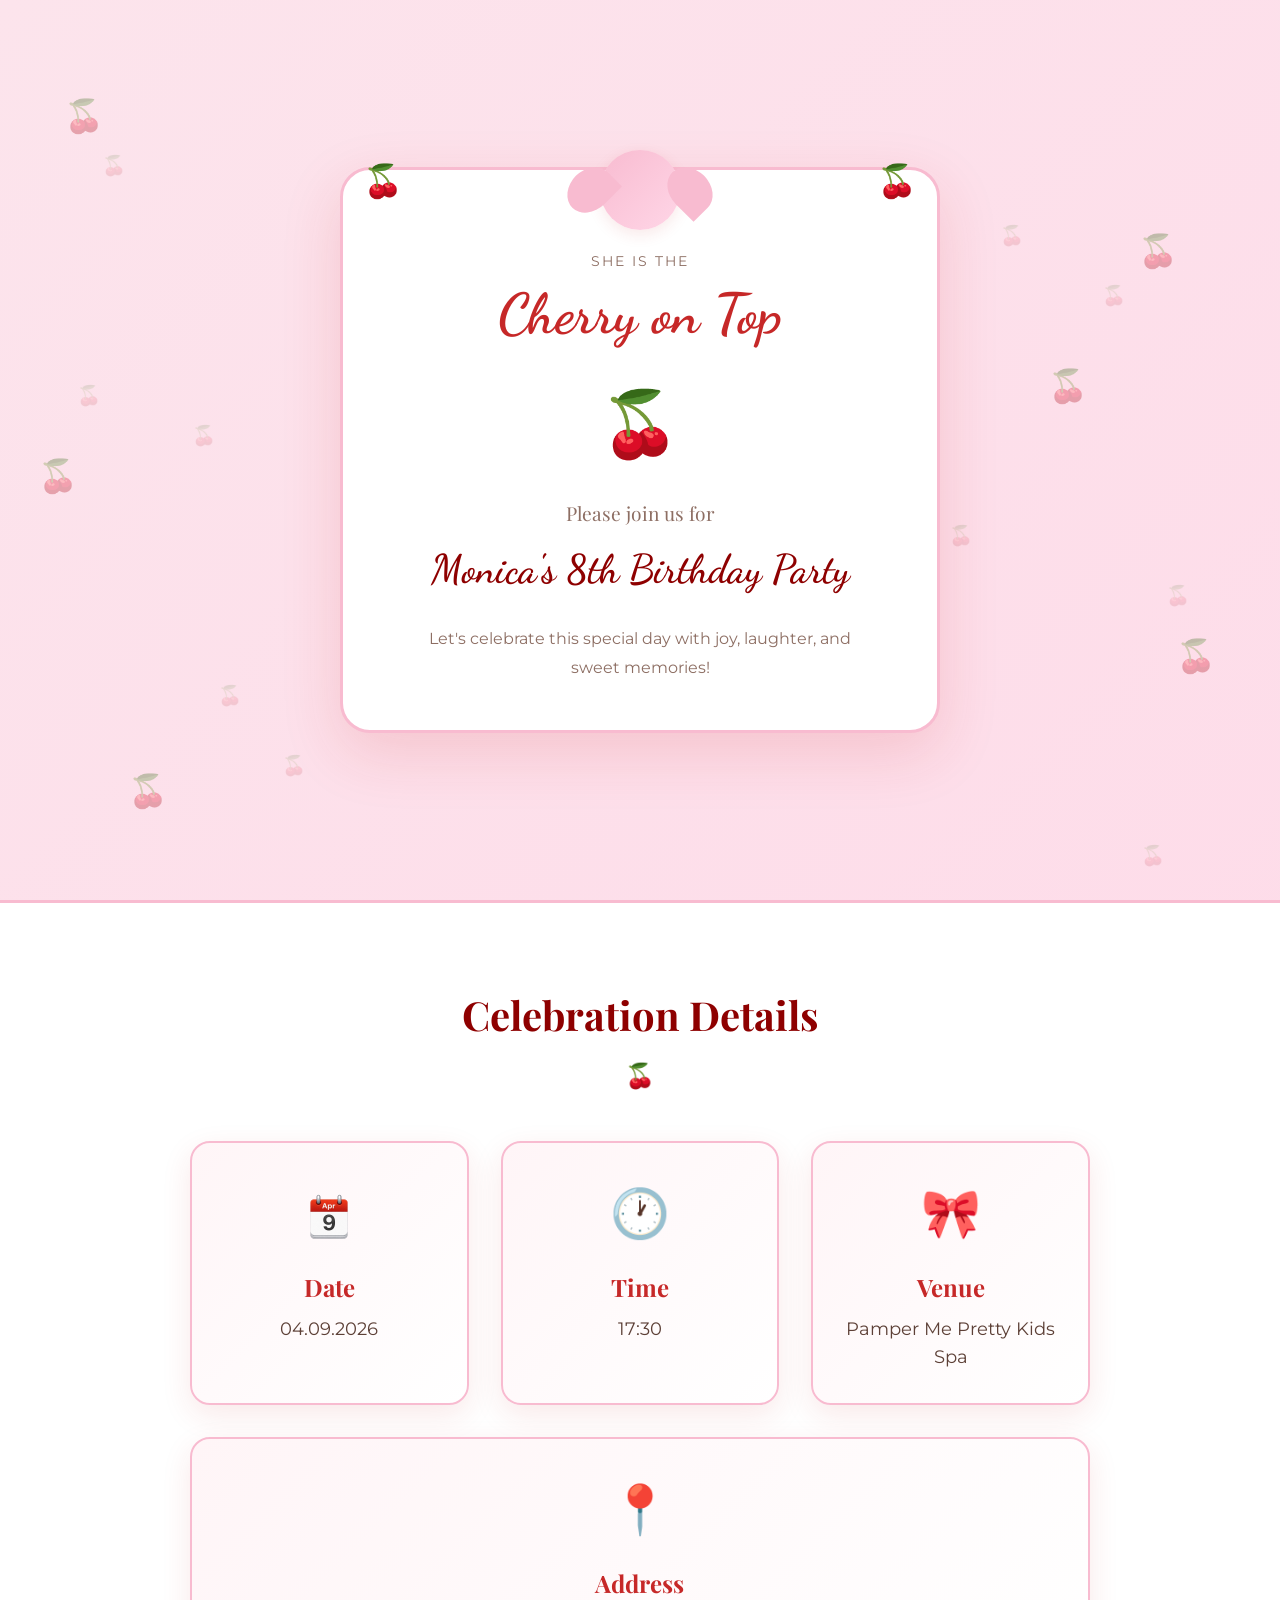
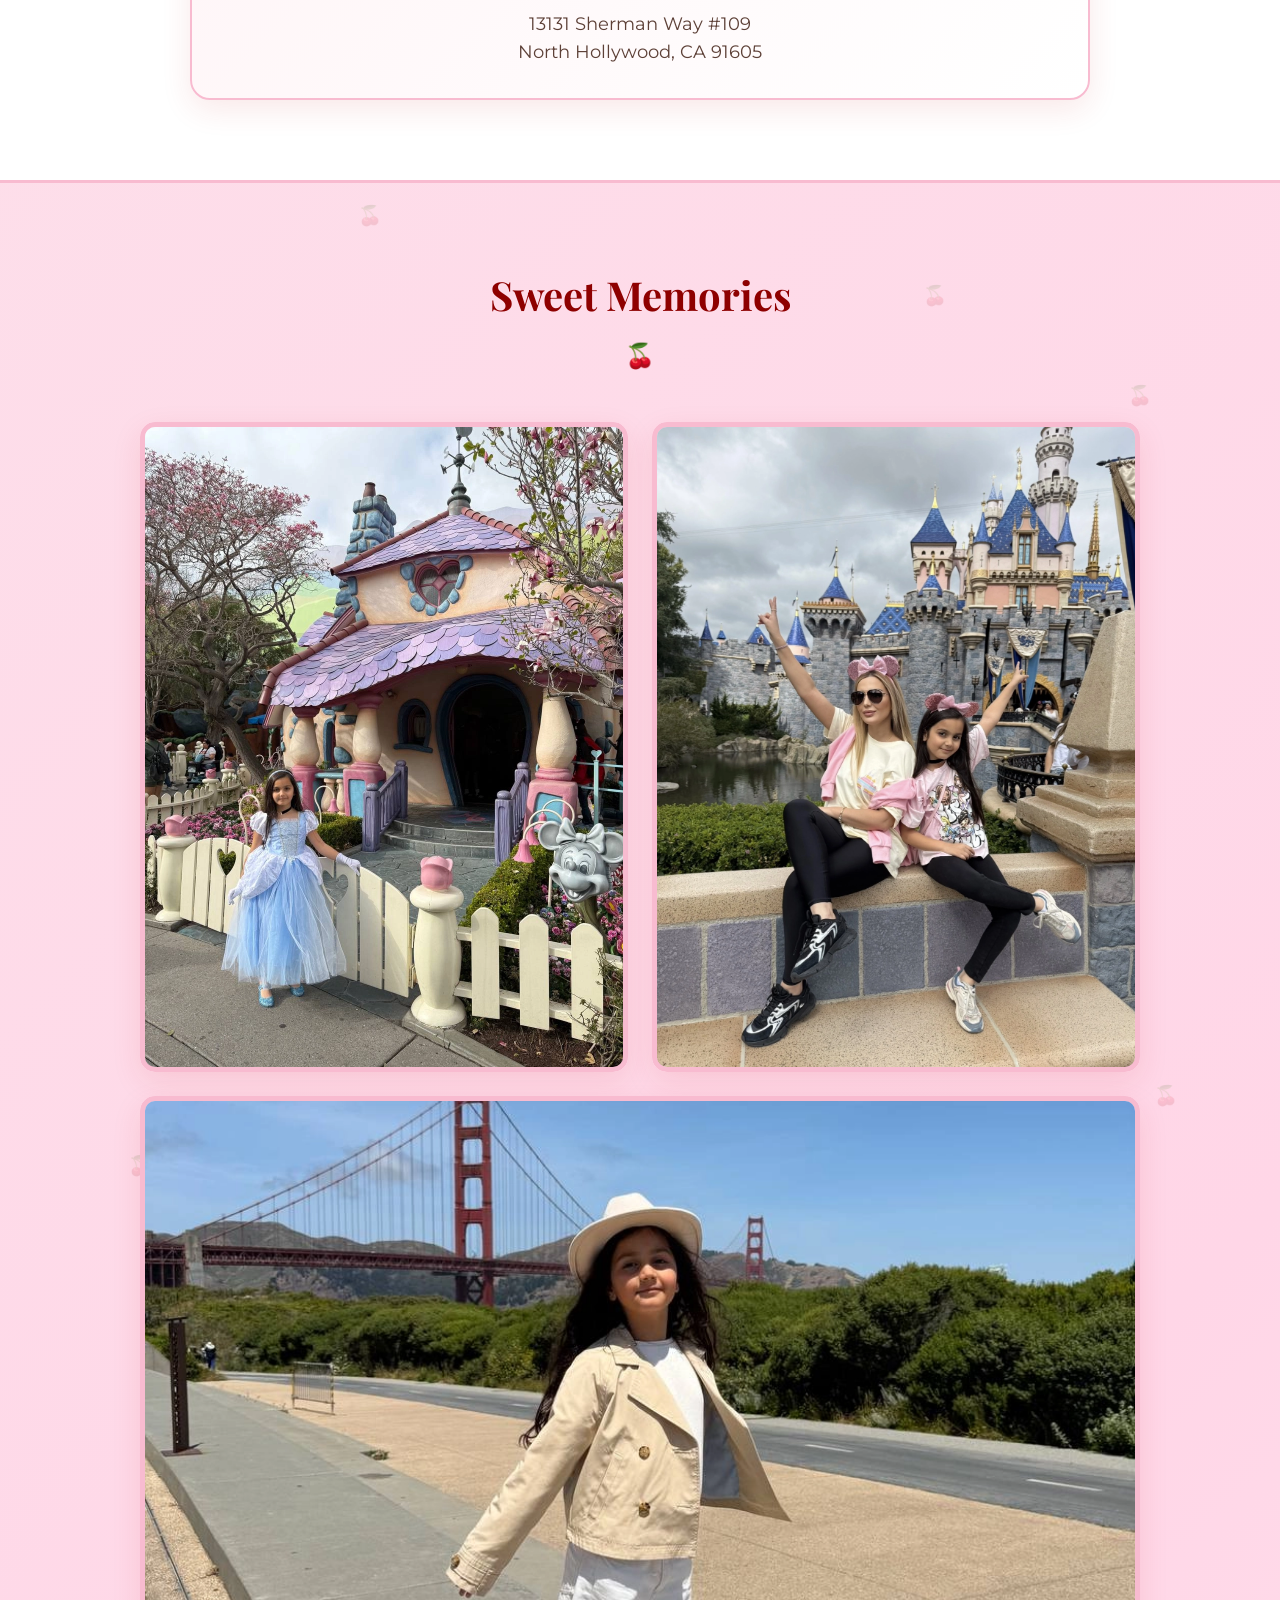
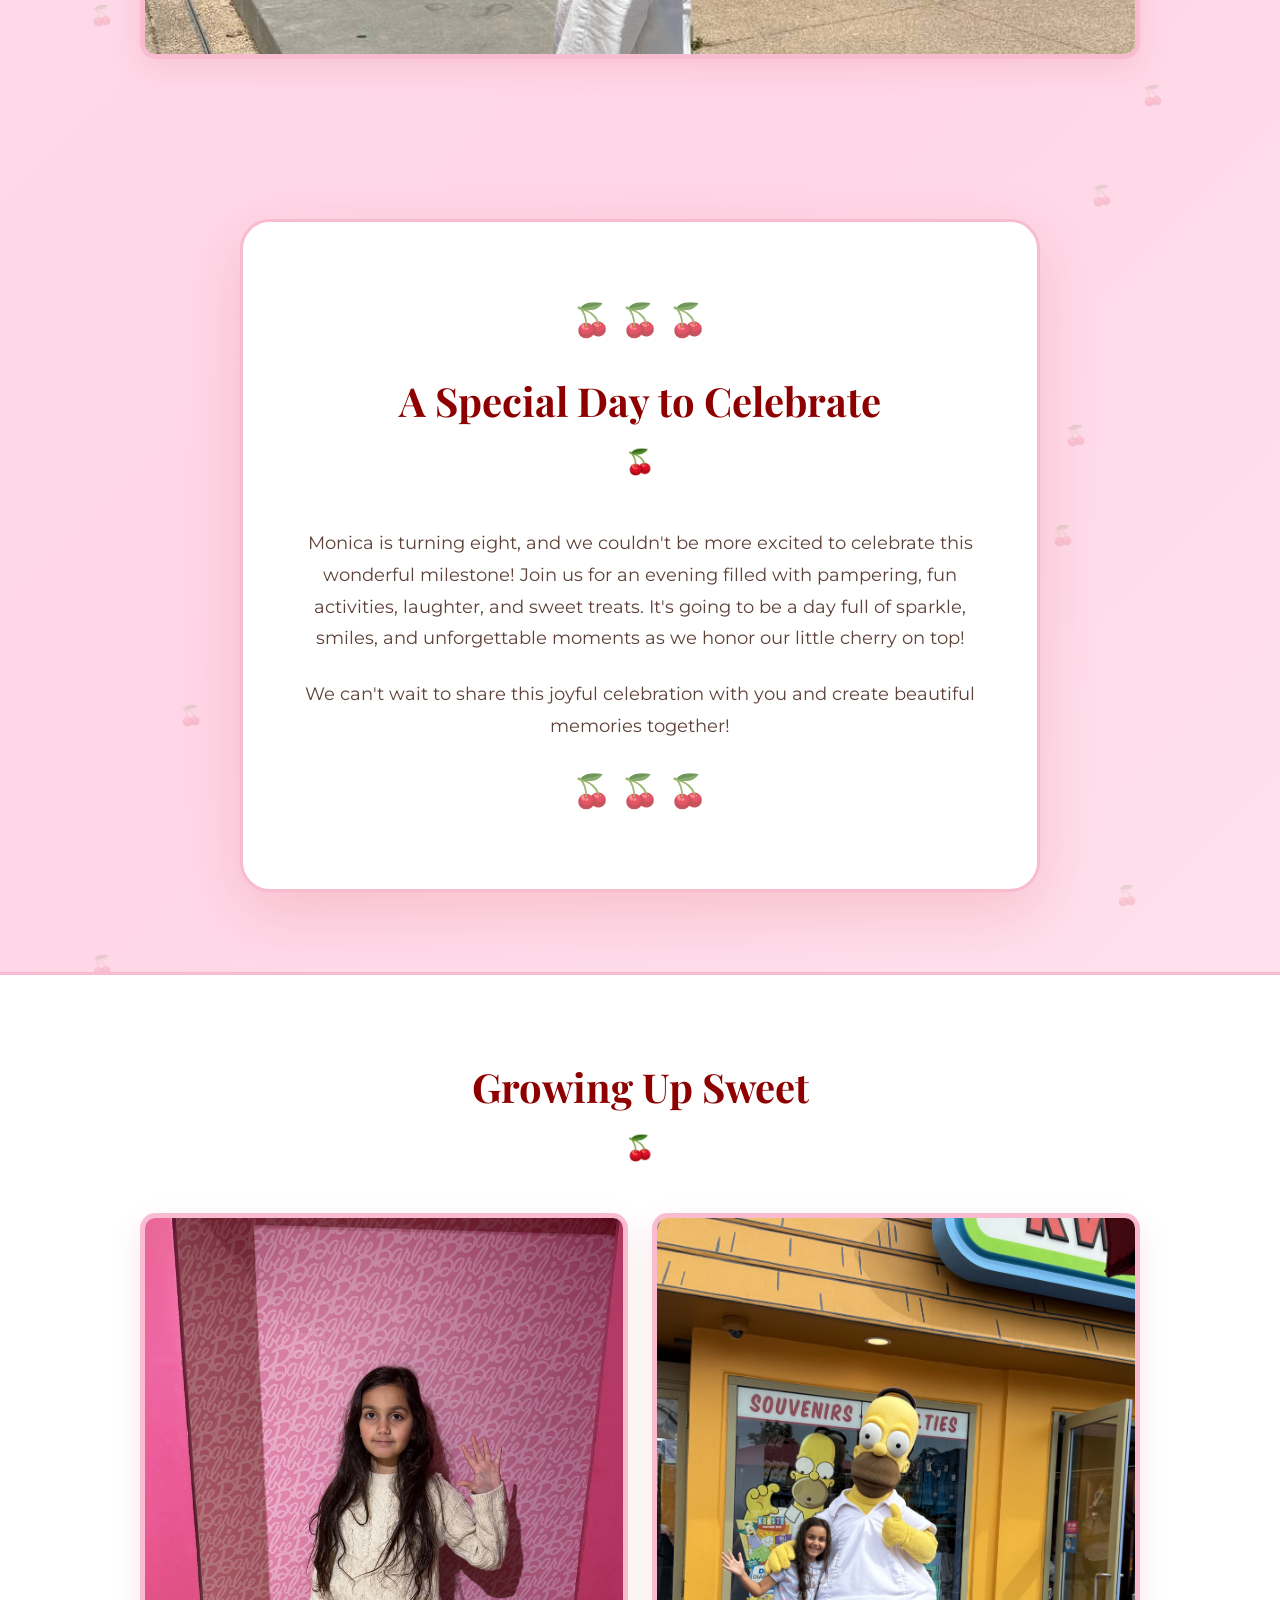
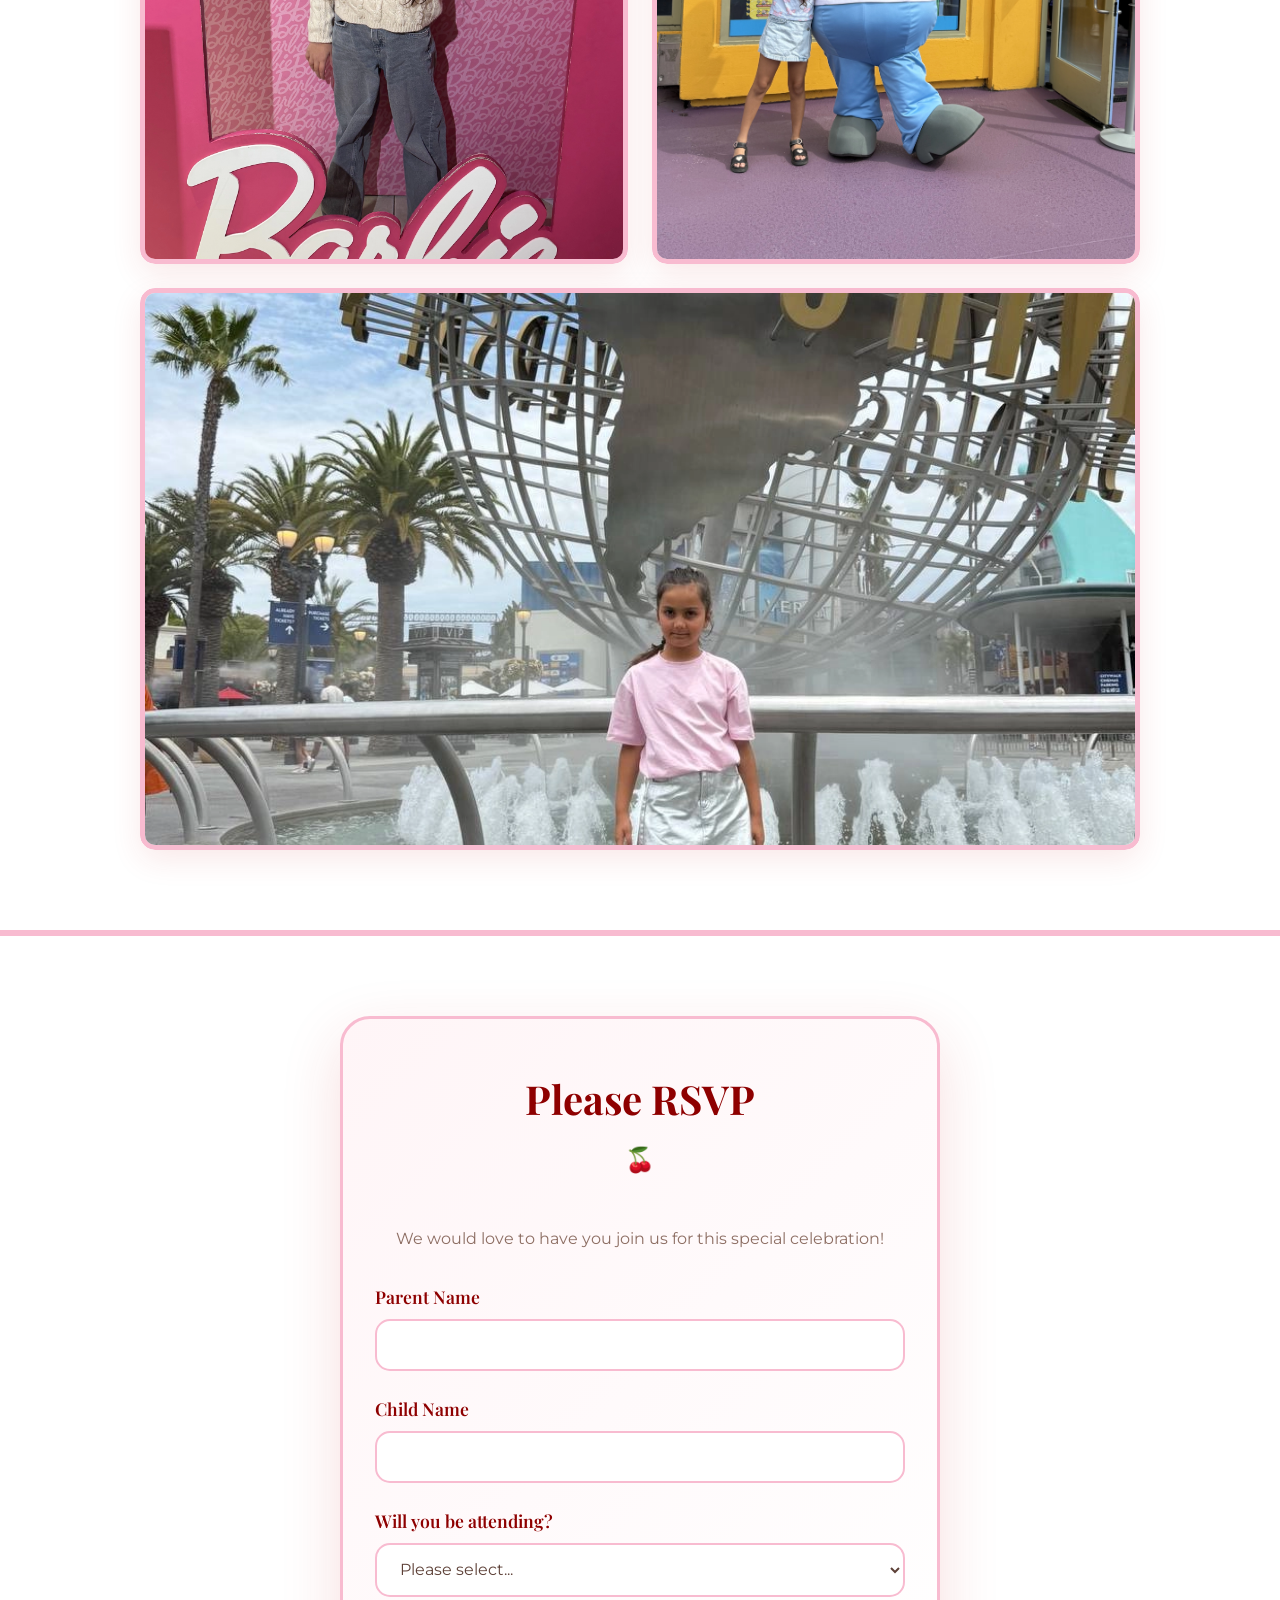
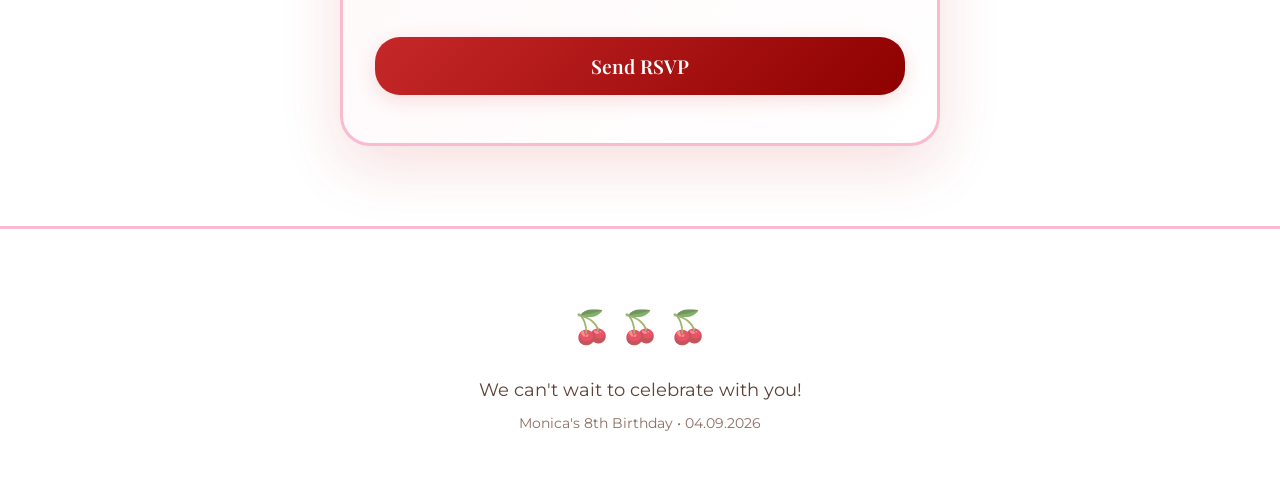
<file: index.html>
<!DOCTYPE html>
<html lang="en">
<head>
    <meta charset="UTF-8">
    <meta name="viewport" content="width=device-width, initial-scale=1.0">
    <title>Monica's 8th Birthday Party</title>
    <link rel="stylesheet" href="style.css?v=5.3">
    <link rel="preconnect" href="https://fonts.googleapis.com">
    <link rel="preconnect" href="https://fonts.gstatic.com" crossorigin>
    <link href="https://fonts.googleapis.com/css2?family=Dancing+Script:wght@400;600;700&family=Playfair+Display:wght@400;600;700&family=Montserrat:wght@300;400;500;600&display=swap" rel="stylesheet">
</head>
<body>
    <!-- Background cherry decorations -->
    <div class="bg-cherry bg-cherry-1">🍒</div>
    <div class="bg-cherry bg-cherry-2">🍒</div>
    <div class="bg-cherry bg-cherry-3">🍒</div>
    <div class="bg-cherry bg-cherry-4">🍒</div>
    <div class="bg-cherry bg-cherry-5">🍒</div>
    <div class="bg-cherry bg-cherry-6">🍒</div>
    <div class="bg-cherry bg-cherry-7">🍒</div>
    <div class="bg-cherry bg-cherry-8">🍒</div>
    <div class="bg-cherry bg-cherry-9">🍒</div>
    <div class="bg-cherry bg-cherry-10">🍒</div>
    <div class="bg-cherry bg-cherry-11">🍒</div>
    <div class="bg-cherry bg-cherry-12">🍒</div>
    <div class="bg-cherry bg-cherry-13">🍒</div>
    <div class="bg-cherry bg-cherry-14">🍒</div>
    <div class="bg-cherry bg-cherry-15">🍒</div>
    <div class="bg-cherry bg-cherry-16">🍒</div>
    <div class="bg-cherry bg-cherry-17">🍒</div>
    <div class="bg-cherry bg-cherry-18">🍒</div>
    <div class="bg-cherry bg-cherry-19">🍒</div>
    <div class="bg-cherry bg-cherry-20">🍒</div>
    <div class="bg-cherry bg-cherry-21">🍒</div>
    <div class="bg-cherry bg-cherry-22">🍒</div>
    <div class="bg-cherry bg-cherry-23">🍒</div>
    <div class="bg-cherry bg-cherry-24">🍒</div>
    <div class="bg-cherry bg-cherry-25">🍒</div>
    <div class="bg-cherry bg-cherry-26">🍒</div>
    <div class="bg-cherry bg-cherry-27">🍒</div>
    <div class="bg-cherry bg-cherry-28">🍒</div>
    <div class="bg-cherry bg-cherry-29">🍒</div>
    <div class="bg-cherry bg-cherry-30">🍒</div>
    <div class="bg-cherry bg-cherry-31">🍒</div>
    <div class="bg-cherry bg-cherry-32">🍒</div>
    <div class="bg-cherry bg-cherry-33">🍒</div>
    <div class="bg-cherry bg-cherry-34">🍒</div>
    <div class="bg-cherry bg-cherry-35">🍒</div>
    <div class="bg-cherry bg-cherry-36">🍒</div>
    <div class="bg-cherry bg-cherry-37">🍒</div>
    <div class="bg-cherry bg-cherry-38">🍒</div>
    <div class="bg-cherry bg-cherry-39">🍒</div>
    <div class="bg-cherry bg-cherry-40">🍒</div>
    <div class="bg-cherry bg-cherry-41">🍒</div>
    <div class="bg-cherry bg-cherry-42">🍒</div>
    <div class="bg-cherry bg-cherry-43">🍒</div>
    <div class="bg-cherry bg-cherry-44">🍒</div>
    <div class="bg-cherry bg-cherry-45">🍒</div>
    <div class="bg-cherry bg-cherry-46">🍒</div>
    <div class="bg-cherry bg-cherry-47">🍒</div>
    <div class="bg-cherry bg-cherry-48">🍒</div>
    <div class="bg-cherry bg-cherry-49">🍒</div>
    <div class="bg-cherry bg-cherry-50">🍒</div>

    <!-- Decorative floating cherries -->
    <div class="cherry-decoration cherry-1">🍒</div>
    <div class="cherry-decoration cherry-2">🍒</div>
    <div class="cherry-decoration cherry-3">🍒</div>
    <div class="cherry-decoration cherry-4">🍒</div>
    <div class="cherry-decoration cherry-5">🍒</div>
    <div class="cherry-decoration cherry-6">🍒</div>

    <!-- Hero Section -->
    <section class="hero-section">
        <div class="invitation-card">
            <div class="ribbon-bow"></div>
            <div class="card-content">
                <p class="tagline">She is the</p>
                <h1 class="main-title">Cherry on Top</h1>
                <div class="cherry-icon">🍒</div>
                <h2 class="invitation-text">Please join us for</h2>
                <h3 class="name-title">Monica's 8th Birthday Party</h3>
                <p class="welcome-message">Let's celebrate this special day with joy, laughter, and sweet memories!</p>
            </div>
        </div>
    </section>

    <!-- Event Details Section -->
    <section class="event-details-section">
        <div class="container">
            <h2 class="section-title">Celebration Details</h2>
            <div class="details-grid">
                <div class="detail-card fade-in">
                    <div class="detail-icon">
                        <img src="images/APR_9.webp" alt="Date" class="icon-img">
                    </div>
                    <h3>Date</h3>
                    <p>04.09.2026</p>
                </div>
                <div class="detail-card fade-in">
                    <div class="detail-icon">🕐</div>
                    <h3>Time</h3>
                    <p>17:30</p>
                </div>
                <div class="detail-card fade-in">
                    <div class="detail-icon">🎀</div>
                    <h3>Venue</h3>
                    <p>Pamper Me Pretty Kids Spa</p>
                </div>
                <div class="detail-card fade-in full-width">
                    <div class="detail-icon">📍</div>
                    <h3>Address</h3>
                    <p>13131 Sherman Way #109<br>North Hollywood, CA 91605</p>
                </div>
            </div>
        </div>
    </section>

    <!-- Photo Gallery Section 1 -->
    <section class="photo-section">
        <div class="container">
            <h2 class="section-title">Sweet Memories</h2>
            <div class="photo-block">
                <div class="photo-row-top">
                    <div class="photo-vertical fade-in">
                        <img src="images/Vertical_Image_1.webp" alt="Monica's Birthday Memory" class="photo-img">
                    </div>
                    <div class="photo-vertical fade-in">
                        <img src="images/Vertical_Image_2.webp" alt="Monica's Birthday Memory" class="photo-img">
                    </div>
                </div>
                <div class="photo-row-bottom">
                    <div class="photo-horizontal fade-in">
                        <img src="images/Horizonal_image_1.webp" alt="Monica's Birthday Memory" class="photo-img">
                    </div>
                </div>
            </div>
        </div>
    </section>

    <!-- Celebration About Section -->
    <section class="celebration-section">
        <div class="container">
            <div class="celebration-card">
                <div class="cherry-divider">🍒 🍒 🍒</div>
                <h2 class="section-title">A Special Day to Celebrate</h2>
                <p class="celebration-text">
                    Monica is turning eight, and we couldn't be more excited to celebrate this wonderful milestone! 
                    Join us for an evening filled with pampering, fun activities, laughter, and sweet treats. 
                    It's going to be a day full of sparkle, smiles, and unforgettable moments as we honor our little cherry on top!
                </p>
                <p class="celebration-text">
                    We can't wait to share this joyful celebration with you and create beautiful memories together!
                </p>
                <div class="cherry-divider">🍒 🍒 🍒</div>
            </div>
        </div>
    </section>

    <!-- Photo Gallery Section 2 -->
    <section class="photo-section photo-section-alt">
        <div class="container">
            <h2 class="section-title">Growing Up Sweet</h2>
            <div class="photo-block">
                <div class="photo-row-top">
                    <div class="photo-vertical fade-in">
                        <img src="images/Vertical_Image_3.webp" alt="Monica's Birthday Memory" class="photo-img">
                    </div>
                    <div class="photo-vertical fade-in">
                        <img src="images/Vertical_Image_4.webp" alt="Monica's Birthday Memory" class="photo-img">
                    </div>
                </div>
                <div class="photo-row-bottom">
                    <div class="photo-horizontal fade-in">
                        <img src="images/Horizonal_image_2.webp" alt="Monica's Birthday Memory" class="photo-img">
                    </div>
                </div>
            </div>
        </div>
    </section>

    <!-- RSVP Section -->
    <section class="rsvp-section">
        <div class="container">
            <div class="rsvp-card">
                <h2 class="section-title">Please RSVP</h2>
                <p class="rsvp-subtitle">We would love to have you join us for this special celebration!</p>
                
                <form id="rsvpForm" class="rsvp-form">
                    <div class="form-group">
                        <label for="parentName">Parent Name</label>
                        <input type="text" id="parentName" name="parentName" required>
                    </div>
                    
                    <div class="form-group">
                        <label for="childName">Child Name</label>
                        <input type="text" id="childName" name="childName" required>
                    </div>
                    
                    <div class="form-group">
                        <label for="attendance">Will you be attending?</label>
                        <select id="attendance" name="attendance" required>
                            <option value="">Please select...</option>
                            <option value="yes">Yes, I will come</option>
                            <option value="no">No, I can't come</option>
                        </select>
                    </div>
                    
                    <button type="submit" class="submit-button">Send RSVP</button>
                </form>
                
                <div id="formMessage" class="form-message"></div>
            </div>
        </div>
    </section>

    <!-- Footer -->
    <footer class="footer">
        <div class="cherry-divider">🍒 🍒 🍒</div>
        <p>We can't wait to celebrate with you!</p>
        <p class="footer-small">Monica's 8th Birthday • 04.09.2026</p>
    </footer>

    <script src="script.js"></script>
</body>
</html>
</file>
<file: style.css>
/* ===========================
   CSS Reset & Base Styles
   =========================== */
* {
    margin: 0;
    padding: 0;
    box-sizing: border-box;
}

:root {
    --pink-light: #fce4ec;
    --pink-medium: #f8bbd0;
    --pink-soft: #ffd6e7;
    --cherry-red: #c62828;
    --cherry-dark: #8e0000;
    --white: #ffffff;
    --cream: #fff5f7;
    --text-dark: #5d4037;
    --text-medium: #8d6e63;
    --shadow-soft: rgba(198, 40, 40, 0.1);
    --shadow-medium: rgba(198, 40, 40, 0.15);
}

html {
    scroll-behavior: smooth;
}

body {
    font-family: 'Montserrat', sans-serif;
    background: linear-gradient(135deg, var(--pink-light) 0%, var(--pink-soft) 50%, var(--cream) 100%);
    color: var(--text-dark);
    line-height: 1.6;
    overflow-x: hidden;
}

/* ===========================
   Floating Cherry Decorations
   =========================== */
.cherry-decoration {
    position: fixed;
    font-size: 2rem;
    opacity: 0.3;
    pointer-events: none;
    z-index: 1;
    animation: float 6s ease-in-out infinite;
}

.cherry-1 {
    top: 10%;
    left: 5%;
    animation-delay: 0s;
}

.cherry-2 {
    top: 25%;
    right: 8%;
    animation-delay: 1s;
}

.cherry-3 {
    top: 50%;
    left: 3%;
    animation-delay: 2s;
}

.cherry-4 {
    top: 70%;
    right: 5%;
    animation-delay: 3s;
}

.cherry-5 {
    top: 85%;
    left: 10%;
    animation-delay: 4s;
}

.cherry-6 {
    top: 40%;
    right: 15%;
    animation-delay: 2.5s;
}

@keyframes float {
    0%, 100% {
        transform: translateY(0) rotate(0deg);
    }
    50% {
        transform: translateY(-20px) rotate(5deg);
    }
}

/* ===========================
   Hero Section
   =========================== */
.hero-section {
    min-height: 100vh;
    display: flex;
    align-items: center;
    justify-content: center;
    padding: 2rem;
    position: relative;
}

.invitation-card {
    background: var(--white);
    border-radius: 30px;
    padding: 3rem 2rem;
    max-width: 600px;
    width: 100%;
    box-shadow: 0 20px 60px var(--shadow-medium);
    border: 3px solid var(--pink-medium);
    position: relative;
    animation: fadeInUp 1s ease-out;
}

.invitation-card::before {
    content: '🍒';
    position: absolute;
    top: -15px;
    left: 20px;
    font-size: 2rem;
}

.invitation-card::after {
    content: '🍒';
    position: absolute;
    top: -15px;
    right: 20px;
    font-size: 2rem;
}

.ribbon-bow {
    width: 80px;
    height: 80px;
    background: linear-gradient(135deg, var(--pink-medium) 0%, var(--pink-soft) 100%);
    position: absolute;
    top: -20px;
    left: 50%;
    transform: translateX(-50%);
    border-radius: 50%;
    box-shadow: 0 5px 15px var(--shadow-soft);
}

.ribbon-bow::before,
.ribbon-bow::after {
    content: '';
    position: absolute;
    width: 50px;
    height: 40px;
    background: var(--pink-medium);
    border-radius: 50% 50% 0 50%;
    top: 20px;
}

.ribbon-bow::before {
    left: -35px;
    transform: rotate(-45deg);
}

.ribbon-bow::after {
    right: -35px;
    transform: rotate(45deg);
}

.card-content {
    text-align: center;
    margin-top: 2rem;
}

.tagline {
    font-family: 'Montserrat', sans-serif;
    font-size: 0.9rem;
    text-transform: uppercase;
    letter-spacing: 2px;
    color: var(--text-medium);
    margin-bottom: 0.5rem;
}

.main-title {
    font-family: 'Dancing Script', cursive;
    font-size: 3.5rem;
    color: var(--cherry-red);
    margin-bottom: 1rem;
    font-weight: 700;
    line-height: 1.2;
}

.cherry-icon {
    font-size: 4rem;
    margin: 1.5rem 0;
    animation: bounce 2s ease-in-out infinite;
}

@keyframes bounce {
    0%, 100% {
        transform: translateY(0);
    }
    50% {
        transform: translateY(-10px);
    }
}

.invitation-text {
    font-family: 'Playfair Display', serif;
    font-size: 1.2rem;
    color: var(--text-medium);
    margin-bottom: 0.5rem;
    font-weight: 400;
}

.name-title {
    font-family: 'Dancing Script', cursive;
    font-size: 2.5rem;
    color: var(--cherry-dark);
    margin-bottom: 1.5rem;
    font-weight: 600;
}

.welcome-message {
    font-family: 'Montserrat', sans-serif;
    font-size: 1rem;
    color: var(--text-medium);
    max-width: 450px;
    margin: 0 auto;
    line-height: 1.8;
}

/* ===========================
   Container & Sections
   =========================== */
.container {
    max-width: 1200px;
    margin: 0 auto;
    padding: 0 2rem;
}

section {
    padding: 5rem 0;
    position: relative;
}

.section-title {
    font-family: 'Playfair Display', serif;
    font-size: 2.5rem;
    color: var(--cherry-dark);
    text-align: center;
    margin-bottom: 3rem;
    position: relative;
}

.section-title::after {
    content: '🍒';
    display: block;
    margin-top: 0.5rem;
    font-size: 1.5rem;
}

/* ===========================
   Event Details Section
   =========================== */
.event-details-section {
    background: var(--white);
    border-top: 3px solid var(--pink-medium);
    border-bottom: 3px solid var(--pink-medium);
}

.details-grid {
    display: grid;
    grid-template-columns: repeat(auto-fit, minmax(250px, 1fr));
    gap: 2rem;
    max-width: 900px;
    margin: 0 auto;
}

.detail-card {
    background: linear-gradient(135deg, var(--cream) 0%, var(--white) 100%);
    border: 2px solid var(--pink-medium);
    border-radius: 20px;
    padding: 2rem;
    text-align: center;
    box-shadow: 0 10px 30px var(--shadow-soft);
    transition: transform 0.3s ease, box-shadow 0.3s ease;
}

.detail-card:hover {
    transform: translateY(-5px);
    box-shadow: 0 15px 40px var(--shadow-medium);
}

.detail-card.full-width {
    grid-column: 1 / -1;
}

.detail-icon {
    font-size: 3rem;
    margin-bottom: 1rem;
}

.detail-icon .icon-img {
    width: 4rem;
    height: 4rem;
    object-fit: contain;
    display: inline-block;
    vertical-align: middle;
    background: transparent;
}

.detail-card h3 {
    font-family: 'Playfair Display', serif;
    font-size: 1.5rem;
    color: var(--cherry-red);
    margin-bottom: 0.5rem;
}

.detail-card p {
    font-family: 'Montserrat', sans-serif;
    font-size: 1.1rem;
    color: var(--text-dark);
    line-height: 1.6;
}

/* ===========================
   Photo Sections
   =========================== */
.photo-section {
    background: transparent;
}

.photo-section-alt {
    background: var(--white);
    border-top: 3px solid var(--pink-medium);
    border-bottom: 3px solid var(--pink-medium);
}

.photo-block {
    max-width: 1000px;
    margin: 0 auto;
    display: flex;
    flex-direction: column;
    gap: 1.5rem;
}

.photo-row-top {
    display: grid;
    grid-template-columns: 1fr 1fr;
    gap: 1.5rem;
}

.photo-row-bottom {
    display: block;
}

.photo-vertical,
.photo-horizontal {
    position: relative;
    overflow: hidden;
    border-radius: 15px;
    box-shadow: 0 10px 30px var(--shadow-soft);
    transition: transform 0.3s ease, box-shadow 0.3s ease;
}

.photo-vertical:hover,
.photo-horizontal:hover {
    transform: scale(1.02);
    box-shadow: 0 15px 40px var(--shadow-medium);
}

.photo-vertical {
    aspect-ratio: 3/4;
}

.photo-horizontal {
    aspect-ratio: 16/9;
}

.photo-img {
    width: 100%;
    height: 100%;
    object-fit: cover;
    display: block;
    border: 5px solid var(--pink-medium);
    border-radius: 15px;
}

/* Mobile responsiveness */
@media (max-width: 768px) {
    .photo-row-top {
        grid-template-columns: 1fr;
        gap: 1rem;
    }
    
    .photo-block {
        gap: 1rem;
    }
    
    .photo-vertical {
        aspect-ratio: 3/4;
    }
    
    .photo-horizontal {
        aspect-ratio: 16/9;
    }
}

/* ===========================
   Celebration Section
   =========================== */
.celebration-section {
    background: transparent;
}

.celebration-card {
    background: var(--white);
    border: 3px solid var(--pink-medium);
    border-radius: 30px;
    padding: 3rem 2rem;
    max-width: 800px;
    margin: 0 auto;
    box-shadow: 0 20px 60px var(--shadow-medium);
    text-align: center;
}

.cherry-divider {
    font-size: 2rem;
    margin: 1.5rem 0;
    opacity: 0.7;
}

.celebration-text {
    font-family: 'Montserrat', sans-serif;
    font-size: 1.1rem;
    color: var(--text-dark);
    line-height: 1.8;
    margin-bottom: 1.5rem;
    max-width: 700px;
    margin-left: auto;
    margin-right: auto;
}

/* ===========================
   RSVP Section
   =========================== */
.rsvp-section {
    background: var(--white);
    border-top: 3px solid var(--pink-medium);
}

.rsvp-card {
    background: linear-gradient(135deg, var(--cream) 0%, var(--white) 100%);
    border: 3px solid var(--pink-medium);
    border-radius: 30px;
    padding: 3rem 2rem;
    max-width: 600px;
    margin: 0 auto;
    box-shadow: 0 20px 60px var(--shadow-medium);
}

.rsvp-subtitle {
    text-align: center;
    font-family: 'Montserrat', sans-serif;
    font-size: 1rem;
    color: var(--text-medium);
    margin-bottom: 2rem;
}

.rsvp-form {
    display: flex;
    flex-direction: column;
    gap: 1.5rem;
}

.form-group {
    display: flex;
    flex-direction: column;
}

.form-group label {
    font-family: 'Playfair Display', serif;
    font-size: 1.1rem;
    color: var(--cherry-dark);
    margin-bottom: 0.5rem;
    font-weight: 600;
}

.form-group input,
.form-group select {
    font-family: 'Montserrat', sans-serif;
    font-size: 1rem;
    padding: 0.9rem 1.2rem;
    border: 2px solid var(--pink-medium);
    border-radius: 15px;
    background: var(--white);
    color: var(--text-dark);
    transition: border-color 0.3s ease, box-shadow 0.3s ease;
}

.form-group input:focus,
.form-group select:focus {
    outline: none;
    border-color: var(--cherry-red);
    box-shadow: 0 0 0 3px var(--shadow-soft);
}

.submit-button {
    font-family: 'Playfair Display', serif;
    font-size: 1.2rem;
    font-weight: 600;
    padding: 1rem 2rem;
    background: linear-gradient(135deg, var(--cherry-red) 0%, var(--cherry-dark) 100%);
    color: var(--white);
    border: none;
    border-radius: 25px;
    cursor: pointer;
    transition: transform 0.3s ease, box-shadow 0.3s ease;
    margin-top: 1rem;
    box-shadow: 0 5px 20px var(--shadow-medium);
}

.submit-button:hover {
    transform: translateY(-3px);
    box-shadow: 0 8px 30px var(--shadow-medium);
}

.submit-button:active {
    transform: translateY(-1px);
}

.form-message {
    text-align: center;
    font-family: 'Montserrat', sans-serif;
    font-size: 1rem;
    margin-top: 1.5rem;
    padding: 1rem;
    border-radius: 15px;
    display: none;
}

.form-message.success {
    background: #c8e6c9;
    color: #2e7d32;
    border: 2px solid #4caf50;
    display: block;
}

.form-message.error {
    background: #ffcdd2;
    color: #c62828;
    border: 2px solid #f44336;
    display: block;
}

/* ===========================
   Footer
   =========================== */
.footer {
    background: var(--white);
    border-top: 3px solid var(--pink-medium);
    padding: 3rem 2rem;
    text-align: center;
}

.footer p {
    font-family: 'Montserrat', sans-serif;
    font-size: 1.1rem;
    color: var(--text-dark);
    margin-bottom: 0.5rem;
}

.footer-small {
    font-size: 0.9rem !important;
    color: var(--text-medium) !important;
}

/* ===========================
   Animations
   =========================== */
@keyframes fadeInUp {
    from {
        opacity: 0;
        transform: translateY(30px);
    }
    to {
        opacity: 1;
        transform: translateY(0);
    }
}

.fade-in {
    opacity: 0;
    transform: translateY(30px);
    transition: opacity 0.6s ease, transform 0.6s ease;
}

.fade-in.visible {
    opacity: 1;
    transform: translateY(0);
}

/* ===========================
   Responsive Design
   =========================== */
@media (max-width: 768px) {
    .main-title {
        font-size: 2.5rem;
    }

    .name-title {
        font-size: 2rem;
    }

    .section-title {
        font-size: 2rem;
    }

    .invitation-card {
        padding: 2rem 1.5rem;
    }

    .detail-card {
        padding: 1.5rem;
    }

    .celebration-card,
    .rsvp-card {
        padding: 2rem 1.5rem;
    }

    .photo-grid-large {
        grid-template-columns: 1fr;
    }

    .photo-placeholder-large {
        grid-row: span 1;
    }

    .cherry-decoration {
        font-size: 1.5rem;
    }

    section {
        padding: 3rem 0;
    }
}

@media (max-width: 480px) {
    .main-title {
        font-size: 2rem;
    }

    .cherry-icon {
        font-size: 3rem;
    }

    .details-grid {
        grid-template-columns: 1fr;
    }

    .photo-grid {
        grid-template-columns: 1fr;
    }

    .container {
        padding: 0 1rem;
    }

    .hero-section {
        padding: 1rem;
    }
}

/* ===========================
   Background Cherry Decorations
   =========================== */
.bg-cherry {
    position: absolute;
    font-size: 1.2rem;
    opacity: 0.12;
    pointer-events: none;
    z-index: 0;
}

.bg-cherry-1 { top: 150px; left: 8%; }
.bg-cherry-2 { top: 280px; right: 12%; }
.bg-cherry-3 { top: 420px; left: 15%; }
.bg-cherry-4 { top: 580px; right: 7%; }
.bg-cherry-5 { top: 750px; left: 22%; }
.bg-cherry-6 { top: 920px; right: 18%; }
.bg-cherry-7 { top: 1100px; left: 10%; }
.bg-cherry-8 { top: 1280px; right: 25%; }
.bg-cherry-9 { top: 1450px; left: 5%; }
.bg-cherry-10 { top: 1620px; right: 15%; }
.bg-cherry-11 { top: 1800px; left: 28%; }
.bg-cherry-12 { top: 1980px; right: 10%; }
.bg-cherry-13 { top: 2150px; left: 18%; }
.bg-cherry-14 { top: 2320px; right: 22%; }
.bg-cherry-15 { top: 2500px; left: 12%; }
.bg-cherry-16 { top: 2680px; right: 8%; }
.bg-cherry-17 { top: 2850px; left: 25%; }
.bg-cherry-18 { top: 3020px; right: 20%; }
.bg-cherry-19 { top: 3200px; left: 7%; }
.bg-cherry-20 { top: 3380px; right: 13%; }
.bg-cherry-21 { top: 3550px; left: 20%; }
.bg-cherry-22 { top: 3720px; right: 16%; }
.bg-cherry-23 { top: 3900px; left: 14%; }
.bg-cherry-24 { top: 4080px; right: 11%; }
.bg-cherry-25 { top: 4250px; left: 9%; }
.bg-cherry-26 { top: 220px; right: 20%; }
.bg-cherry-27 { top: 380px; left: 6%; }
.bg-cherry-28 { top: 520px; right: 24%; }
.bg-cherry-29 { top: 680px; left: 17%; }
.bg-cherry-30 { top: 840px; right: 9%; }
.bg-cherry-31 { top: 1000px; left: 23%; }
.bg-cherry-32 { top: 1180px; right: 14%; }
.bg-cherry-33 { top: 1350px; left: 11%; }
.bg-cherry-34 { top: 1520px; right: 19%; }
.bg-cherry-35 { top: 1700px; left: 8%; }
.bg-cherry-36 { top: 1880px; right: 26%; }
.bg-cherry-37 { top: 2050px; left: 16%; }
.bg-cherry-38 { top: 2220px; right: 12%; }
.bg-cherry-39 { top: 2400px; left: 21%; }
.bg-cherry-40 { top: 2580px; right: 17%; }
.bg-cherry-41 { top: 2750px; left: 10%; }
.bg-cherry-42 { top: 2920px; right: 23%; }
.bg-cherry-43 { top: 3100px; left: 13%; }
.bg-cherry-44 { top: 3280px; right: 9%; }
.bg-cherry-45 { top: 3450px; left: 24%; }
.bg-cherry-46 { top: 3620px; right: 15%; }
.bg-cherry-47 { top: 3800px; left: 19%; }
.bg-cherry-48 { top: 3980px; right: 21%; }
.bg-cherry-49 { top: 4150px; left: 7%; }
.bg-cherry-50 { top: 4320px; right: 14%; }
</file>
